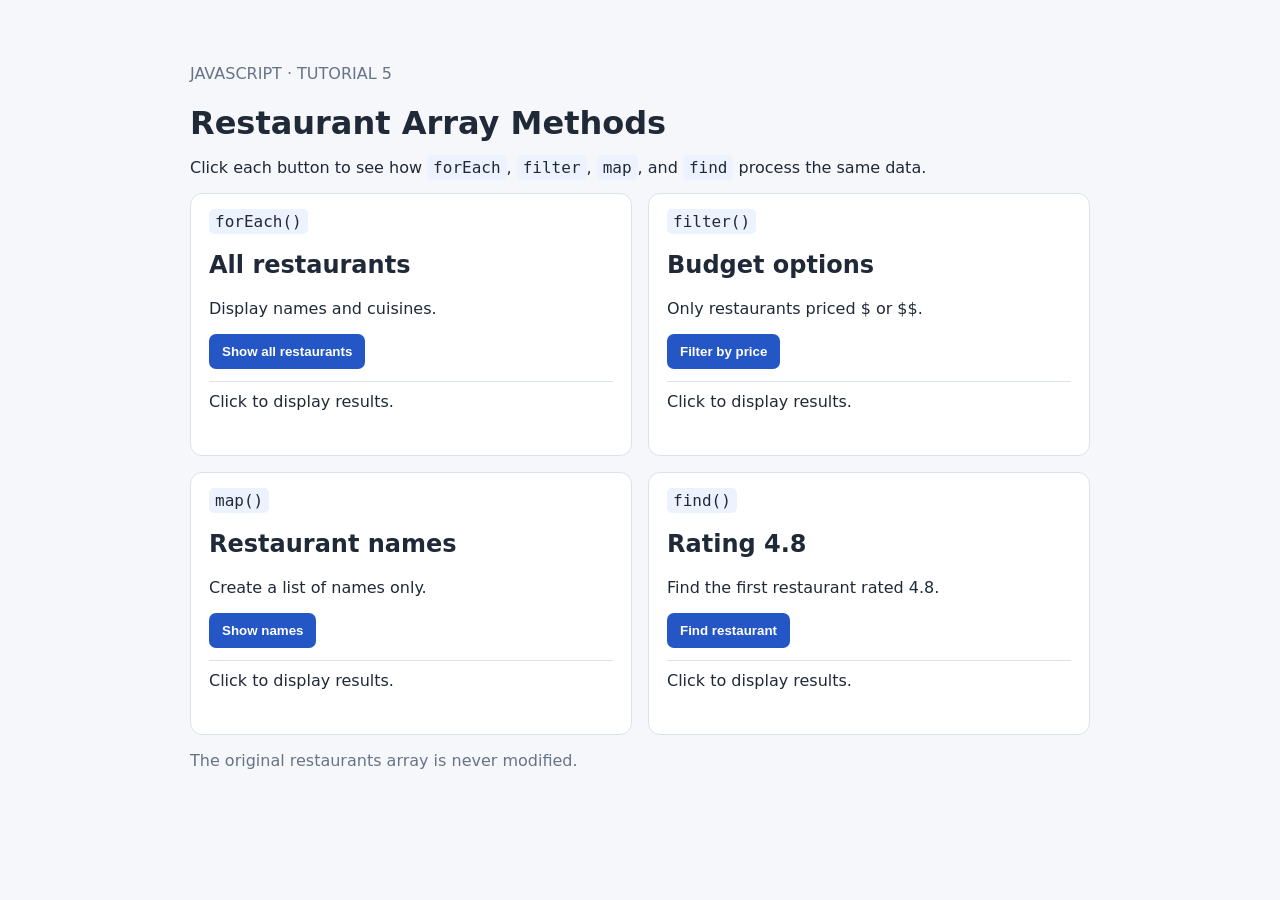
<file: index.html>
<!doctype html>
<html lang="en"><head><meta charset="utf-8"><meta name="viewport" content="width=device-width,initial-scale=1"><title>Tutorial 5: Array Methods</title>
<style>
body{font:16px system-ui,sans-serif;background:#f5f7fb;color:#202938;margin:0}main{max-width:900px;margin:32px auto;padding:16px}h1{margin-bottom:8px}.grid{display:grid;grid-template-columns:repeat(2,minmax(0,1fr));gap:16px}section{background:white;border:1px solid #dce2ea;border-radius:12px;padding:18px}code{background:#edf2ff;padding:3px 6px;border-radius:5px}button{background:#2457c5;color:white;border:0;border-radius:7px;padding:10px 13px;font-weight:bold;cursor:pointer}button:focus-visible{outline:3px solid #9ab6ff}ul{padding-left:22px}.out{border-top:1px solid #dce2ea;margin-top:12px;padding-top:10px;min-height:45px}.muted{color:#687386}@media(max-width:650px){.grid{grid-template-columns:1fr}}
</style></head><body><main><p class="muted">JAVASCRIPT · TUTORIAL 5</p><h1>Restaurant Array Methods</h1><p>Click each button to see how <code>forEach</code>, <code>filter</code>, <code>map</code>, and <code>find</code> process the same data.</p>
<div class="grid">
<section><code>forEach()</code><h2>All restaurants</h2><p>Display names and cuisines.</p><button id="b1">Show all restaurants</button><div class="out" id="o1" aria-live="polite">Click to display results.</div></section>
<section><code>filter()</code><h2>Budget options</h2><p>Only restaurants priced $ or $$.</p><button id="b2">Filter by price</button><div class="out" id="o2" aria-live="polite">Click to display results.</div></section>
<section><code>map()</code><h2>Restaurant names</h2><p>Create a list of names only.</p><button id="b3">Show names</button><div class="out" id="o3" aria-live="polite">Click to display results.</div></section>
<section><code>find()</code><h2>Rating 4.8</h2><p>Find the first restaurant rated 4.8.</p><button id="b4">Find restaurant</button><div class="out" id="o4" aria-live="polite">Click to display results.</div></section>
</div><p class="muted">The original restaurants array is never modified.</p></main>
<script>
const restaurants=[
{name:"Cedar & Spice",cuisine:"Mediterranean",price:"$$",rating:4.8},
{name:"Nori House",cuisine:"Japanese",price:"$$",rating:4.6},
{name:"Taco Garden",cuisine:"Mexican",price:"$",rating:4.4},
{name:"The Copper Table",cuisine:"American",price:"$$$",rating:4.7},
{name:"Lotus Bowl",cuisine:"Thai",price:"$",rating:4.3},
{name:"Saffron Lane",cuisine:"Indian",price:"$$$",rating:4.9}
];
const esc=s=>String(s).replace(/[&<>"']/g,c=>({"&":"&amp;","<":"&lt;",">":"&gt;",'"':"&quot;","'":"&#39;"}[c]));
document.querySelector("#b1").addEventListener("click",()=>{
 const rows=[];
 restaurants.forEach(r=>rows.push(`<li><b>${esc(r.name)}</b> — ${esc(r.cuisine)}</li>`));
 document.querySelector("#o1").innerHTML=`<ul>${rows.join("")}</ul>`;
});
document.querySelector("#b2").addEventListener("click",()=>{
 const affordable=restaurants.filter(r=>r.price==="$"||r.price==="$$");
 document.querySelector("#o2").innerHTML=`<ul>${affordable.map(r=>`<li><b>${esc(r.name)}</b> — ${esc(r.cuisine)} (${esc(r.price)})</li>`).join("")}</ul>`;
});
document.querySelector("#b3").addEventListener("click",()=>{
 const names=restaurants.map(r=>r.name);
 document.querySelector("#o3").innerHTML=`<ul>${names.map(n=>`<li>${esc(n)}</li>`).join("")}</ul>`;
});
document.querySelector("#b4").addEventListener("click",()=>{
 const match=restaurants.find(r=>r.rating===4.8);
 document.querySelector("#o4").innerHTML=match?`<p><b>${esc(match.name)}</b><br>${esc(match.cuisine)} · ${esc(match.price)} · Rating ${esc(match.rating)}</p>`:"No restaurant with rating 4.8 found.";
});
</script></body></html>
</file>
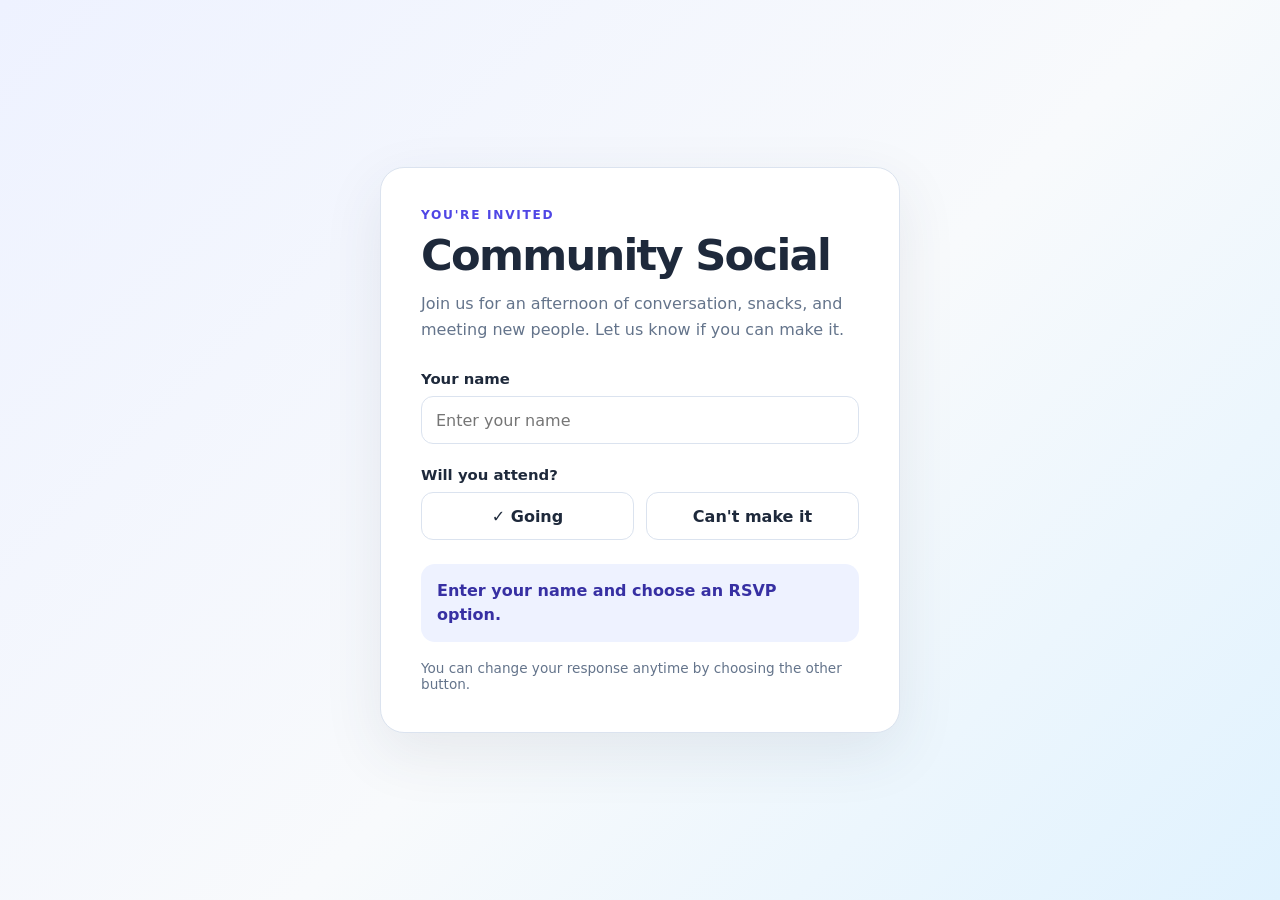
<file: tutorial-4/index.html>
<!DOCTYPE html>
<html lang="en">
<head>
  <meta charset="UTF-8">
  <meta name="viewport" content="width=device-width, initial-scale=1.0">
  <title>RSVP Card | Tutorial 4</title>
  <style>
    :root { --ink:#1e293b; --muted:#64748b; --accent:#4f46e5; --accent-light:#eef2ff; --border:#dbe3ef; --success:#166534; --success-bg:#f0fdf4; --danger:#9f1239; --danger-bg:#fff1f2; }
    * { box-sizing:border-box; }
    body { margin:0; min-height:100vh; display:grid; place-items:center; padding:24px; background:linear-gradient(135deg,#eef2ff,#f8fafc 55%,#e0f2fe); color:var(--ink); font-family:system-ui,-apple-system,BlinkMacSystemFont,"Segoe UI",sans-serif; }
    .card { width:min(100%,520px); background:#fff; border:1px solid var(--border); border-radius:24px; padding:clamp(24px,5vw,40px); box-shadow:0 20px 60px #33415518; }
    .eyebrow { color:var(--accent); text-transform:uppercase; letter-spacing:.14em; font-size:.76rem; font-weight:800; margin:0 0 10px; }
    h1 { font-size:clamp(2rem,6vw,2.7rem); line-height:1.1; margin:0 0 12px; letter-spacing:-.04em; }
    .intro { color:var(--muted); line-height:1.6; margin:0 0 28px; }
    label { display:block; font-weight:700; font-size:.93rem; margin-bottom:8px; }
    input { width:100%; min-height:48px; border:1px solid var(--border); border-radius:12px; padding:12px 14px; font:inherit; color:var(--ink); outline-offset:3px; }
    input:focus { border-color:var(--accent); outline:2px solid #c7d2fe; }
    .field { margin-bottom:22px; }
    .button-row { display:flex; gap:12px; flex-wrap:wrap; }
    button { flex:1 1 150px; min-height:48px; border-radius:12px; border:1px solid var(--border); background:white; color:var(--ink); font:inherit; font-weight:750; cursor:pointer; transition:background .15s,border-color .15s,transform .15s; }
    button:hover { transform:translateY(-1px); }
    button:focus-visible { outline:3px solid #a5b4fc; outline-offset:3px; }
    button.active { background:var(--accent); color:#fff; border-color:var(--accent); }
    .guest-field { margin-top:20px; }
    .hidden { display:none; }
    .message { margin-top:24px; border-radius:14px; padding:15px 16px; line-height:1.5; font-weight:600; background:var(--accent-light); color:#3730a3; }
    .message.success { background:var(--success-bg); color:var(--success); }
    .message.regret { background:var(--danger-bg); color:var(--danger); }
    .hint { color:var(--muted); font-size:.85rem; margin:18px 0 0; }
  </style>
</head>
<body>
  <main class="card">
    <p class="eyebrow">You're invited</p>
    <h1>Community Social</h1>
    <p class="intro">Join us for an afternoon of conversation, snacks, and meeting new people. Let us know if you can make it.</p>

    <div class="field">
      <label for="guestName">Your name</label>
      <input id="guestName" type="text" placeholder="Enter your name" autocomplete="name">
    </div>

    <div class="field">
      <label>Will you attend?</label>
      <div class="button-row">
        <button id="goingButton" type="button" aria-pressed="false">✓ Going</button>
        <button id="notGoingButton" type="button" aria-pressed="false">Can't make it</button>
      </div>
    </div>

    <div id="guestCountField" class="guest-field hidden">
      <label for="guestCount">Number of guests, including you</label>
      <input id="guestCount" type="number" min="1" max="10" value="1" inputmode="numeric">
    </div>

    <div id="rsvpMessage" class="message" aria-live="polite">Enter your name and choose an RSVP option.</div>
    <p class="hint">You can change your response anytime by choosing the other button.</p>
  </main>

  <script>
    const nameInput = document.querySelector('#guestName');
    const guestCountInput = document.querySelector('#guestCount');
    const guestCountField = document.querySelector('#guestCountField');
    const goingButton = document.querySelector('#goingButton');
    const notGoingButton = document.querySelector('#notGoingButton');
    const message = document.querySelector('#rsvpMessage');

    let response = '';

    function updateMessage() {
      const name = nameInput.value.trim() || 'there';
      if (response === 'going') {
        const count = Math.max(1, Math.min(10, Number(guestCountInput.value) || 1));
        message.textContent = `Thanks, ${name}! You're on the list for ${count} ${count === 1 ? 'guest' : 'guests'}. We look forward to seeing you!`;
        message.className = 'message success';
      } else if (response === 'not-going') {
        message.textContent = `Thanks for letting us know, ${name}. Sorry you can't make it — we'll miss you!`;
        message.className = 'message regret';
      } else {
        message.textContent = `Hi ${name}! Please choose Going or Can't make it to RSVP.`;
        message.className = 'message';
      }
    }

    function setResponse(nextResponse) {
      response = nextResponse;
      const isGoing = response === 'going';
      goingButton.classList.toggle('active', isGoing);
      notGoingButton.classList.toggle('active', !isGoing);
      goingButton.setAttribute('aria-pressed', String(isGoing));
      notGoingButton.setAttribute('aria-pressed', String(!isGoing));
      guestCountField.classList.toggle('hidden', !isGoing);
      updateMessage();
    }

    goingButton.addEventListener('click', () => setResponse('going'));
    notGoingButton.addEventListener('click', () => setResponse('not-going'));
    nameInput.addEventListener('input', updateMessage);
    guestCountInput.addEventListener('input', updateMessage);
  </script>
</body>
</html>
</file>
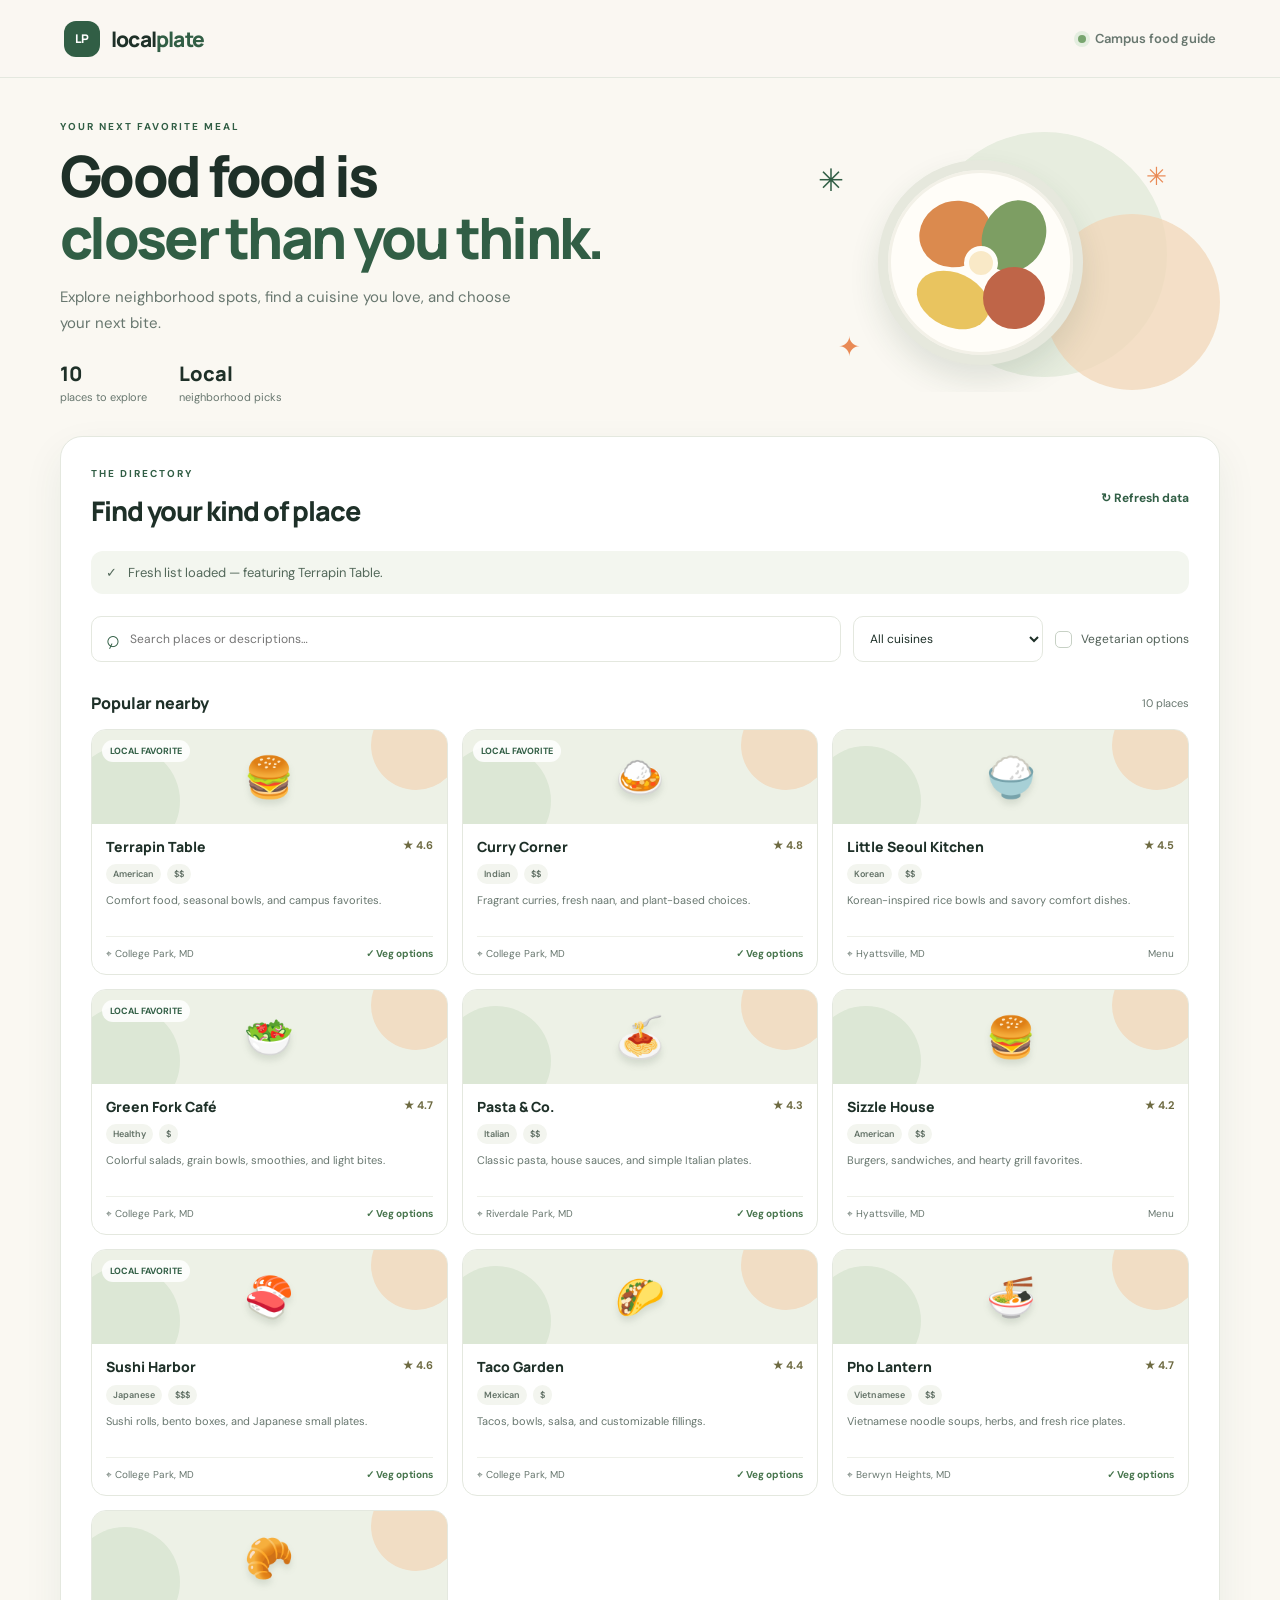
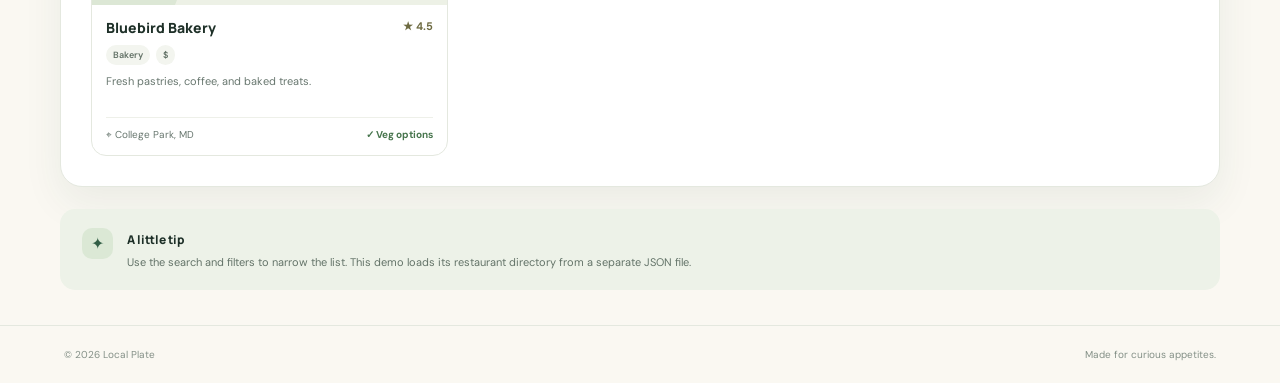
<file: tutorial-6/index.html>
<!doctype html>
<html lang="en">
<head>
  <meta charset="utf-8">
  <meta name="viewport" content="width=device-width, initial-scale=1">
  <meta name="description" content="A restaurant finder demonstrating async/await, fetch, loading states, error recovery, and JavaScript array methods.">
  <title>Local Plate | Restaurant Finder</title>
  <link rel="stylesheet" href="style.css">
  <script src="script.js" defer></script>
</head>
<body>
  <header class="site-header">
    <a class="brand" href="./" aria-label="Local Plate home">
      <span class="brand-mark" aria-hidden="true">LP</span>
      <span>local<span class="brand-accent">plate</span></span>
    </a>
    <span class="header-note"><span class="live-dot"></span> Campus food guide</span>
  </header>

  <main class="container">
    <section class="hero" aria-labelledby="page-title">
      <div class="hero-copy">
        <p class="eyebrow">YOUR NEXT FAVORITE MEAL</p>
        <h1 id="page-title">Good food is<br><span>closer than you think.</span></h1>
        <p class="hero-description">Explore neighborhood spots, find a cuisine you love, and choose your next bite.</p>
        <div class="hero-stats" aria-label="Directory highlights">
          <div><strong id="hero-count">—</strong><span>places to explore</span></div>
          <div><strong>Local</strong><span>neighborhood picks</span></div>
        </div>
      </div>
      <div class="hero-art" aria-hidden="true">
        <div class="art-circle circle-back"></div>
        <div class="art-circle circle-front"></div>
        <div class="plate">
          <div class="plate-food food-one"></div><div class="plate-food food-two"></div>
          <div class="plate-food food-three"></div><div class="plate-food food-four"></div>
          <div class="plate-center"></div>
        </div>
        <span class="art-spark spark-one">✳</span><span class="art-spark spark-two">✦</span>
        <span class="art-leaf">✳</span>
      </div>
    </section>

    <section class="finder-panel" aria-labelledby="finder-title">
      <div class="section-heading">
        <div><p class="eyebrow">THE DIRECTORY</p><h2 id="finder-title">Find your kind of place</h2></div>
        <button id="refresh-btn" class="text-button" type="button">↻ Refresh data</button>
      </div>

      <div id="status" class="status status-loading" role="status" aria-live="polite">
        <span class="spinner" aria-hidden="true"></span><span>Loading restaurant data…</span>
      </div>

      <div id="error-panel" class="error-panel" hidden>
        <div class="error-icon" aria-hidden="true">!</div>
        <div class="error-copy"><strong>We couldn’t load the menu.</strong><p id="error-message">Check your connection and try again.</p></div>
        <button id="retry-btn" class="button button-dark" type="button">Try again</button>
      </div>

      <div id="controls" class="controls" aria-label="Restaurant filters" hidden>
        <label class="search-field">
          <span class="sr-only">Search restaurants</span>
          <span class="search-icon" aria-hidden="true">⌕</span>
          <input id="search-input" type="search" placeholder="Search places or descriptions…" autocomplete="off">
        </label>
        <label class="select-wrap"><span class="sr-only">Filter by cuisine</span>
          <select id="cuisine-filter"><option value="all">All cuisines</option></select>
        </label>
        <label class="check-control"><input id="vegetarian-filter" type="checkbox"><span class="custom-check" aria-hidden="true"></span><span>Vegetarian options</span></label>
      </div>

      <div class="results-heading">
        <h3 id="results-title">Popular nearby</h3>
        <span id="results-count" class="results-count">Preparing places…</span>
      </div>
      <div id="restaurant-grid" class="restaurant-grid" aria-live="polite" aria-busy="true"></div>
      <div id="empty-state" class="empty-state" hidden>
        <span class="empty-emoji" aria-hidden="true">⌕</span>
        <h3>No matches just yet</h3>
        <p>Try another search or clear a filter to see more places.</p>
        <button id="clear-filters-btn" class="button button-outline" type="button">Clear filters</button>
      </div>
    </section>

    <section class="tip-strip">
      <span class="tip-icon" aria-hidden="true">✦</span>
      <div><strong>A little tip</strong><p>Use the search and filters to narrow the list. This demo loads its restaurant directory from a separate JSON file.</p></div>
    </section>
  </main>

  <footer class="site-footer">
    <span>© 2026 Local Plate</span><span>Made for curious appetites.</span>
  </footer>

  <noscript><p class="noscript">This restaurant finder needs JavaScript enabled to load the directory.</p></noscript>
</body>
</html>
</file>
<file: tutorial-6/style.css>
@import url('https://fonts.googleapis.com/css2?family=DM+Sans:wght@400;500;600;700&family=Manrope:wght@400;500;600;700;800&display=swap');

:root {
  --ink: #1e3028;
  --muted: #68776f;
  --green: #315e45;
  --green-dark: #234533;
  --mint: #eaf2e8;
  --cream: #faf8f2;
  --paper: #ffffff;
  --orange: #e98a55;
  --line: #e4e8df;
  --shadow: 0 16px 40px rgba(35, 69, 51, .07);
  font-family: 'DM Sans', sans-serif;
  color: var(--ink);
  background: var(--cream);
}
* { box-sizing: border-box; }
body { margin: 0; min-width: 320px; background: var(--cream); }
button, input, select { font: inherit; }
button, select, input[type="checkbox"] { cursor: pointer; }
button:focus-visible, input:focus-visible, select:focus-visible, a:focus-visible { outline: 3px solid #e98a55; outline-offset: 3px; }
.site-header { height: 78px; padding: 0 max(5vw, 22px); display:flex; align-items:center; justify-content:space-between; border-bottom:1px solid var(--line); background:rgba(250,248,242,.92); }
.brand { display:flex; align-items:center; gap:11px; text-decoration:none; color:var(--ink); font:800 21px 'Manrope',sans-serif; letter-spacing:-.8px; }
.brand-mark { display:grid; place-items:center; width:36px; height:36px; border-radius:12px; color:white; background:var(--green); font-size:12px; letter-spacing:-.3px; }
.brand-accent { color:var(--green); }
.header-note { display:flex; align-items:center; gap:9px; color:var(--muted); font-size:13px; font-weight:600; }
.live-dot { width:8px; height:8px; border-radius:50%; background:#78a56f; box-shadow:0 0 0 4px #e4eee0; }
.container { max-width:1160px; width:calc(100% - 48px); margin:0 auto; }
.hero { min-height:350px; display:grid; grid-template-columns:1.15fr .85fr; align-items:center; gap:35px; padding:42px 0 32px; }
.eyebrow { margin:0 0 12px; color:var(--green); font-size:10px; letter-spacing:2px; font-weight:700; }
h1,h2,h3,p { margin-top:0; }
h1 { margin-bottom:17px; font:800 clamp(36px,4.5vw,57px)/1.08 'Manrope',sans-serif; letter-spacing:-2.7px; }
h1 span { color:var(--green); }
.hero-description { max-width:460px; color:var(--muted); font-size:15px; line-height:1.7; margin-bottom:24px; }
.hero-stats { display:flex; gap:32px; }
.hero-stats div { display:flex; flex-direction:column; gap:3px; }
.hero-stats strong { font:800 20px 'Manrope',sans-serif; }
.hero-stats span { color:var(--muted); font-size:11px; }
.hero-art { height:260px; position:relative; display:grid; place-items:center; overflow:hidden; }
.art-circle { position:absolute; border-radius:50%; }
.circle-back { width:245px; height:245px; background:#e7eddf; right:11%; top:0; }
.circle-front { width:176px; height:176px; background:#f2d7b9; right:0; bottom:2px; opacity:.75; }
.plate { width:205px; height:205px; position:relative; z-index:1; border-radius:50%; background:#fffdf8; border:10px solid #e6e8dd; box-shadow:0 15px 30px #294a3020, inset 0 0 0 3px #f3f1e8; }
.plate-food { position:absolute; border-radius:50%; }
.food-one { width:73px; height:66px; left:31px; top:31px; background:#db8a4e; transform:rotate(-18deg); }
.food-two { width:62px; height:74px; right:28px; top:29px; background:#7d9e63; transform:rotate(27deg); }
.food-three { width:76px; height:54px; left:27px; bottom:28px; background:#e9c45f; transform:rotate(25deg); }
.food-four { width:62px; height:62px; right:28px; bottom:26px; background:#bf6548; }
.plate-center { position:absolute; width:34px; height:34px; border-radius:50%; left:76px; top:76px; background:#f9e9c7; border:5px solid #fffdf8; }
.art-spark,.art-leaf { position:absolute; z-index:2; color:var(--green); }
.spark-one { font-size:31px; top:28px; left:16%; }.spark-two { font-size:27px; bottom:28px; left:20%; color:var(--orange); }.art-leaf { right:11%; top:28px; font-size:25px; color:var(--orange); }
.finder-panel { background:var(--paper); border:1px solid var(--line); border-radius:22px; padding:30px; box-shadow:var(--shadow); }
.section-heading { display:flex; justify-content:space-between; align-items:center; gap:15px; }
h2 { font:800 27px 'Manrope',sans-serif; letter-spacing:-1px; margin-bottom:0; }
.text-button { border:0; background:transparent; color:var(--green); font-size:12px; font-weight:700; padding:10px 0 10px 10px; }
.text-button:hover { color:var(--orange); }
.status { display:flex; align-items:center; gap:11px; margin-top:22px; padding:13px 15px; border-radius:12px; background:#f3f6ef; color:#53685a; font-size:13px; }
.spinner { width:17px; height:17px; border:2px solid #cbd8c7; border-top-color:var(--green); border-radius:50%; animation:spin .8s linear infinite; flex:0 0 auto; }
@keyframes spin { to { transform:rotate(360deg); } }
.controls { display:grid; grid-template-columns:minmax(220px,1fr) 190px auto; align-items:center; gap:12px; margin-top:22px; }
.search-field { min-width:0; height:46px; display:flex; align-items:center; gap:9px; padding:0 13px; border:1px solid var(--line); border-radius:10px; background:#fff; }
.search-field:focus-within { border-color:#8aa88a; box-shadow:0 0 0 3px #eaf2e8; }
.search-icon { color:var(--green); font-size:24px; line-height:1; transform:rotate(-20deg); }
.search-field input { border:0; outline:0; width:100%; min-width:0; color:var(--ink); background:transparent; font-size:12px; cursor:text; }
.select-wrap select { width:100%; height:46px; padding:0 12px; border:1px solid var(--line); border-radius:10px; background:#fff; color:var(--ink); font-size:12px; }
.check-control { display:flex; align-items:center; gap:9px; color:#526158; font-size:12px; white-space:nowrap; }
.check-control input { position:absolute; opacity:0; width:1px; height:1px; }
.custom-check { width:17px; height:17px; border:1px solid #c7d1c5; border-radius:5px; display:grid; place-items:center; background:#fff; }
.check-control input:checked + .custom-check { background:var(--green); border-color:var(--green); }
.check-control input:checked + .custom-check:after { content:'✓'; color:#fff; font-size:12px; }
.check-control input:focus-visible + .custom-check { outline:3px solid var(--orange); outline-offset:3px; }
.results-heading { display:flex; justify-content:space-between; align-items:center; gap:10px; margin:30px 0 15px; }
.results-heading h3 { font:800 16px 'Manrope',sans-serif; margin:0; }
.results-count { color:var(--muted); font-size:11px; }
.restaurant-grid { display:grid; grid-template-columns:repeat(3,minmax(0,1fr)); gap:14px; }
.restaurant-card { min-width:0; border:1px solid var(--line); border-radius:15px; overflow:hidden; background:#fff; transition:transform .18s ease,box-shadow .18s ease,border-color .18s ease; }
.restaurant-card:hover { transform:translateY(-3px); border-color:#cbd9c8; box-shadow:0 10px 24px #294a3010; }
.card-art { height:94px; position:relative; display:flex; align-items:center; justify-content:center; overflow:hidden; background:#edf1e6; }
.card-art::before,.card-art::after { content:''; position:absolute; border-radius:50%; background:#dce7d5; }
.card-art::before { width:110px; height:110px; left:-22px; top:16px; }
.card-art::after { width:90px; height:90px; right:-14px; top:-30px; background:#f1ddc4; }
.food-emoji { z-index:1; font-size:40px; filter:drop-shadow(0 5px 3px #304a3020); }
.featured-tag { position:absolute; z-index:2; left:10px; top:10px; padding:5px 8px; border-radius:20px; color:#315e45; background:#ffffffd9; font-size:9px; font-weight:700; }
.card-body { padding:14px; }
.card-title-row { display:flex; justify-content:space-between; align-items:flex-start; gap:7px; }
.card-title-row h4 { margin:0; font:800 14px/1.3 'Manrope',sans-serif; }
.rating { flex-shrink:0; color:#6d6a41; font-size:11px; font-weight:700; }
.card-meta { display:flex; flex-wrap:wrap; gap:6px; margin:8px 0; }
.pill { border-radius:20px; padding:4px 7px; background:#f3f5ef; color:#627166; font-size:9px; font-weight:600; }
.card-description { color:var(--muted); font-size:11px; line-height:1.55; min-height:34px; margin:0 0 10px; }
.card-footer { display:flex; align-items:center; justify-content:space-between; gap:8px; padding-top:10px; border-top:1px solid #eef0e9; color:var(--muted); font-size:10px; }
.veg-label { color:#47754d; font-weight:700; }
.empty-state { text-align:center; padding:38px 15px 22px; }
.empty-emoji { display:grid; place-items:center; width:48px; height:48px; margin:0 auto 13px; border-radius:50%; background:var(--mint); color:var(--green); font-size:28px; }
.empty-state h3 { font:800 18px 'Manrope',sans-serif; margin-bottom:7px; }
.empty-state p { color:var(--muted); font-size:12px; }
.button { border:0; border-radius:9px; padding:11px 15px; font-size:12px; font-weight:700; transition:background .15s ease,transform .15s ease; }
.button:hover { transform:translateY(-1px); }
.button-dark { background:var(--green); color:white; }.button-dark:hover { background:var(--green-dark); }
.button-outline { border:1px solid #cbd8c7; background:white; color:var(--green); }
.error-panel { display:flex; align-items:center; gap:13px; margin-top:22px; padding:16px; border:1px solid #f0d5c7; border-radius:12px; background:#fff8f4; }
.error-icon { flex:0 0 auto; display:grid; place-items:center; width:30px; height:30px; border-radius:50%; background:#f9e1d5; color:#9a4b2b; font-weight:800; }
.error-copy { flex:1; }.error-copy strong { font-size:13px; }.error-copy p { color:#8c6b5b; font-size:11px; margin:4px 0 0; line-height:1.4; }
.tip-strip { display:flex; gap:14px; align-items:flex-start; margin:22px 0 35px; padding:19px 22px; border-radius:15px; background:#edf2e8; }
.tip-icon { display:grid; place-items:center; width:31px; height:31px; border-radius:10px; background:#dbe8d5; color:var(--green); flex-shrink:0; }
.tip-strip strong { font:800 12px 'Manrope',sans-serif; }.tip-strip p { color:#637368; font-size:11px; line-height:1.6; margin:5px 0 0; }
.site-footer { display:flex; justify-content:space-between; padding:22px max(5vw,22px); border-top:1px solid var(--line); color:#849087; font-size:10px; }
.sr-only { position:absolute; width:1px; height:1px; padding:0; margin:-1px; overflow:hidden; clip:rect(0,0,0,0); white-space:nowrap; border:0; }
.noscript { padding:20px; text-align:center; color:#9a4b2b; }
[hidden] { display:none !important; }
@media (max-width:850px) {
  .hero { grid-template-columns:1.1fr .9fr; gap:12px; }
  .hero-art { transform:scale(.9); }
  .controls { grid-template-columns:1fr 180px; }
  .check-control { grid-column:1/-1; }
  .restaurant-grid { grid-template-columns:repeat(2,minmax(0,1fr)); }
  .finder-panel { padding:24px; }
}
@media (max-width:560px) {
  .site-header { height:66px; }.header-note { font-size:10px; }
  .container { width:calc(100% - 28px); }
  .hero { display:flex; padding:36px 0 24px; min-height:auto; }
  .hero-copy { width:100%; }.hero-art { display:none; }
  h1 { font-size:39px; letter-spacing:-1.8px; }
  .hero-description { font-size:13px; }
  .finder-panel { padding:18px 14px; border-radius:17px; }
  .section-heading { align-items:flex-start; }.section-heading h2 { font-size:22px; }
  .text-button { font-size:10px; white-space:nowrap; }
  .controls { grid-template-columns:1fr; }
  .check-control { grid-column:auto; }
  .restaurant-grid { grid-template-columns:1fr; }
  .card-art { height:105px; }
  .restaurant-card { display:grid; grid-template-columns:110px 1fr; }
  .card-art { height:100%; min-height:170px; }
  .card-body { padding:13px; }
  .card-description { min-height:0; }
  .error-panel { flex-wrap:wrap; }.error-copy { min-width:calc(100% - 50px); }.error-panel .button { margin-left:43px; }
  .site-footer { gap:12px; font-size:9px; }
}
@media (prefers-reduced-motion:reduce) { *,*::before,*::after { animation-duration:.01ms !important; transition-duration:.01ms !important; scroll-behavior:auto !important; } }
</file>
